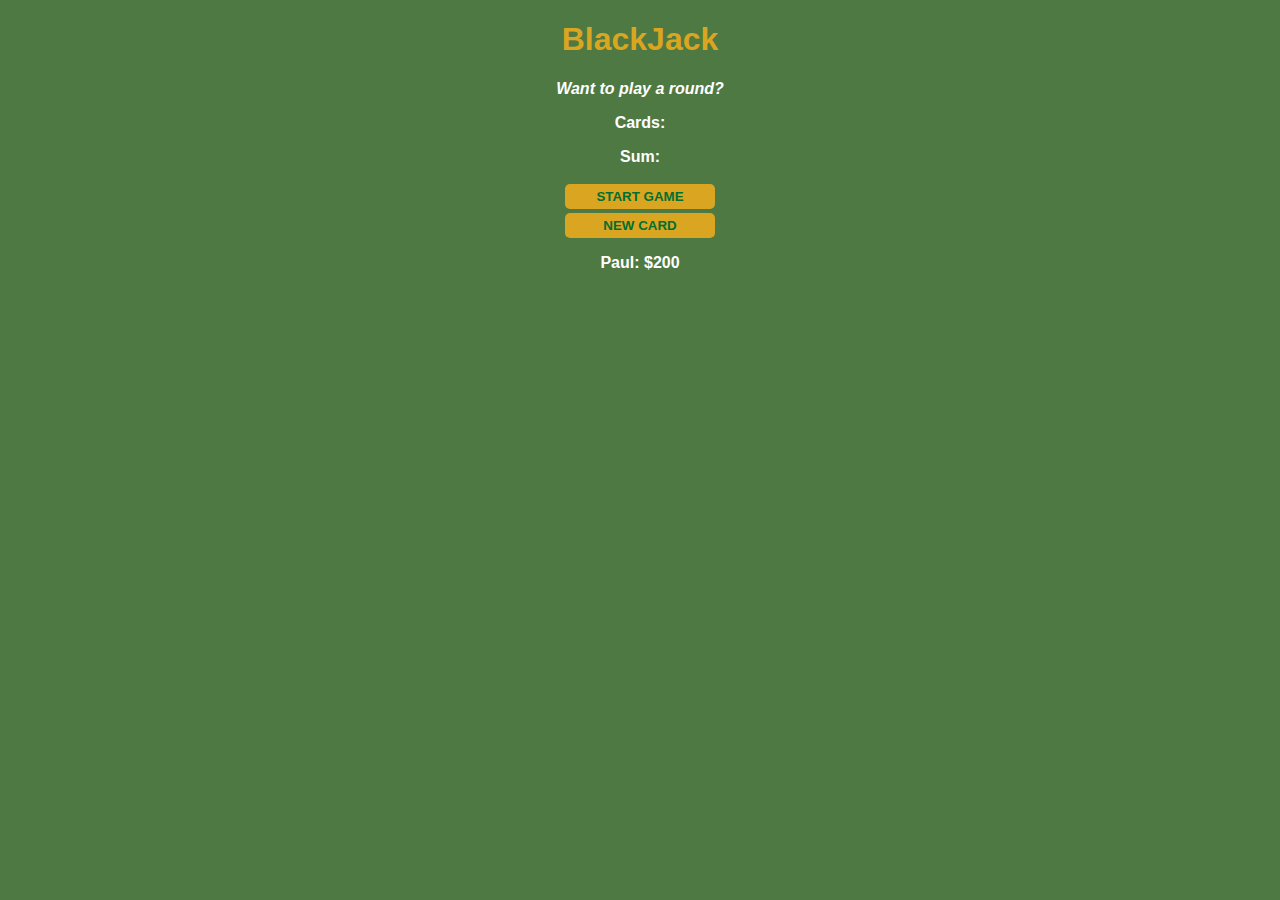
<file: blackjack.html>
<!doctype html>
<html>
    <head>
        <title></title>
        <link rel="stylesheet" href="blackjack.css">
    </head>
    <body>
        <h1 >BlackJack</h1>
        <p id="message-el">Want to play a round?</p>
        <p id="cards-el">Cards:</p>
        <p class="sum-el">Sum:</p>
        <button id="start-btn" onclick="startGame()">START GAME</button>
        <button id="newCard-btn" onclick="newCard()">NEW CARD</button>
        <p id="player-el"></p>
        <script src="blackjack.js"></script>
    </body>
</html>
</file>
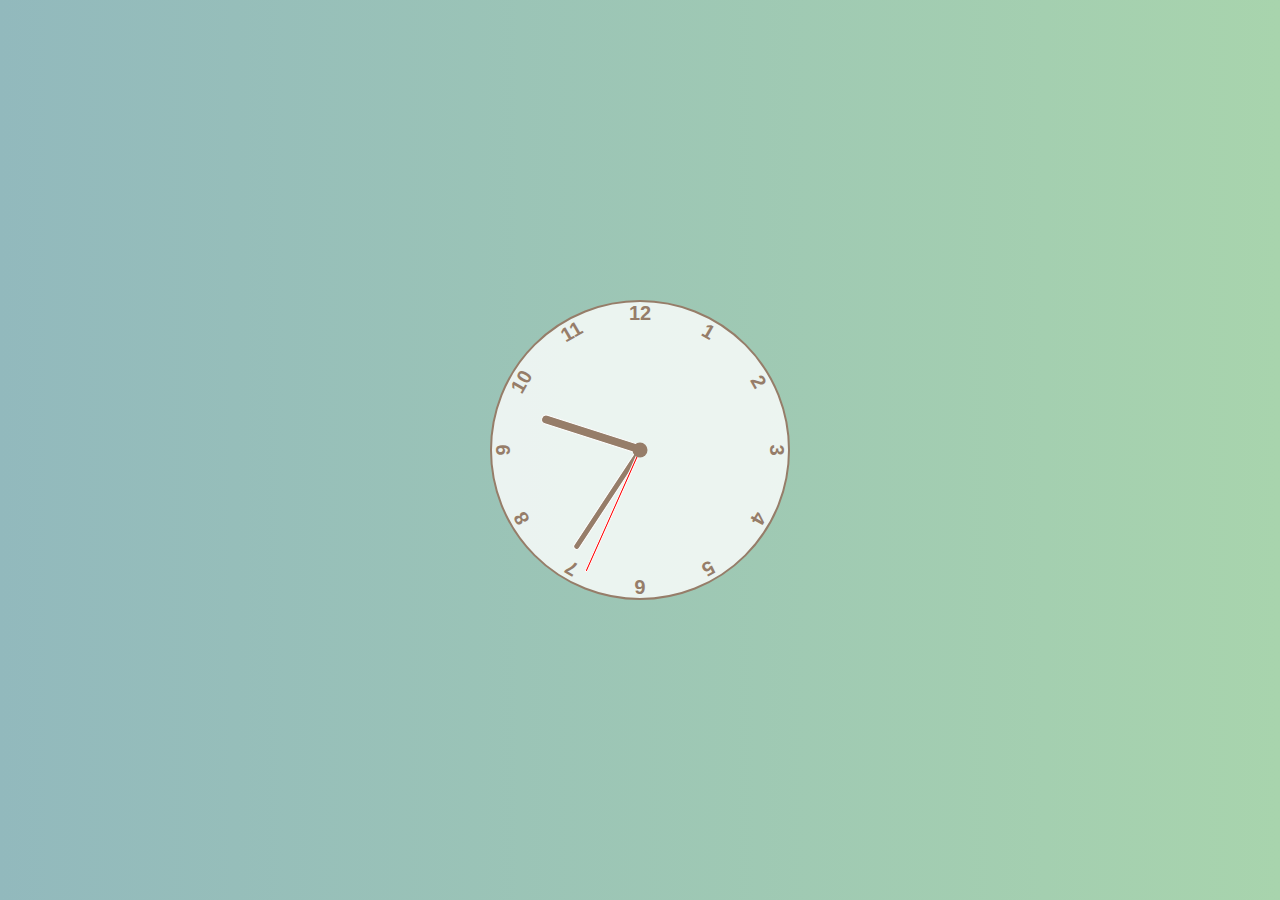
<file: ceas.html>
<!doctype html>
<html>
    <head>
        <title></title>
        <link rel="stylesheet" href="ceas.css">
    </head>
    <body>
        <div class="clock">
            <div class="hand hour" data-hour-hand></div>
            <div class="hand minute" data-minute-hand></div>
            <div class="hand second" data-second-hand></div>
            <div class="number number1">1</div>
            <div class="number number2">2</div>
            <div class="number number3">3</div>
            <div class="number number4">4</div>
            <div class="number number5">5</div>
            <div class="number number6">6</div>
            <div class="number number7">7</div>
            <div class="number number8">8</div>
            <div class="number number9">9</div>
            <div class="number number10">10</div>
            <div class="number number11">11</div>
            <div class="number number12">12</div>
        </div>
        <script src="ceas.js"></script>
    </body>
</html>
</file>
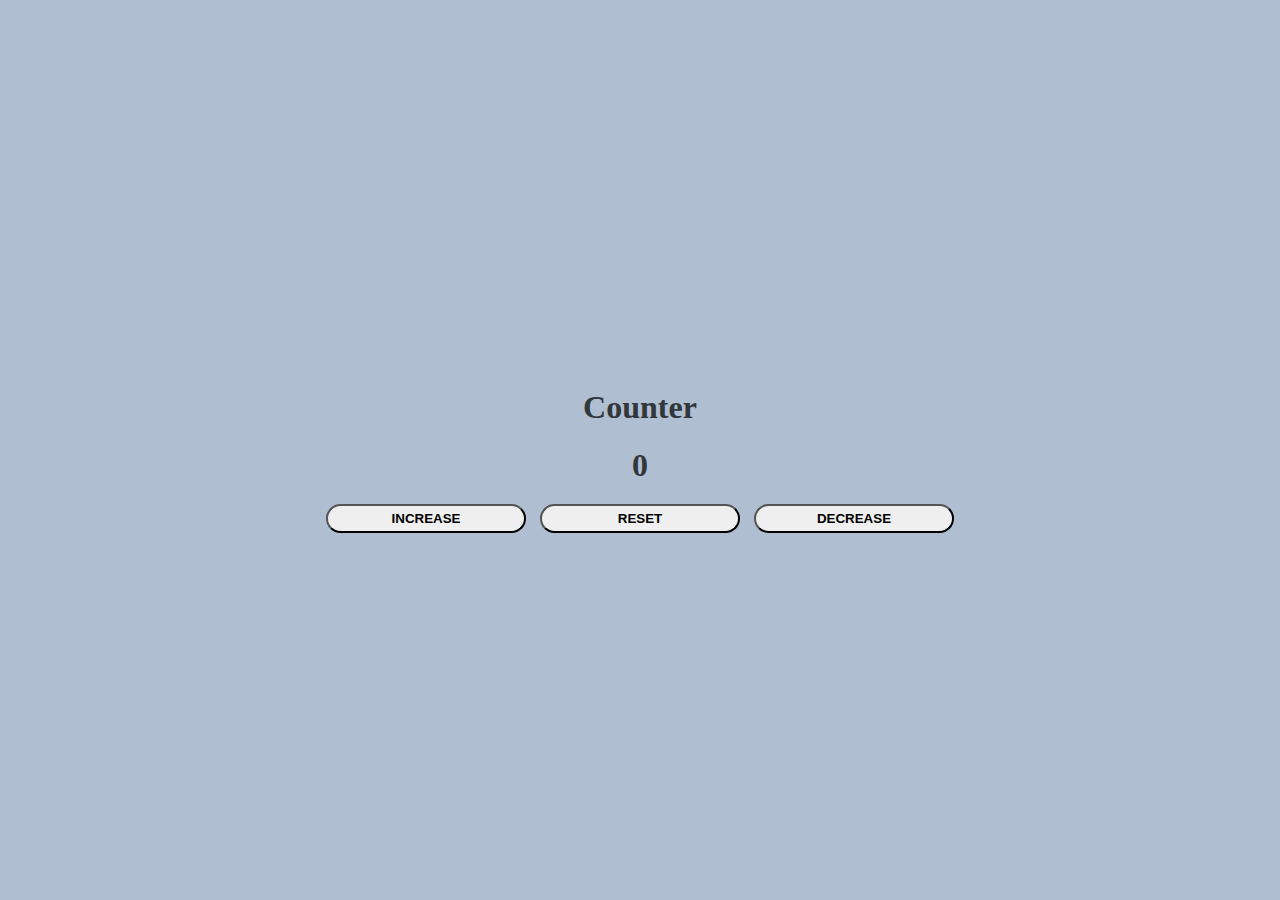
<file: counter_fain.html>
<!doctype html>
<html>
    <head>
        <title></title>
        <link rel="stylesheet" href="counter_fain.css">
    </head>
    <body>
        <main>
            <div class="container">
                <h1>Counter</h1>
                <span id="value">0</span>
                <div class="btn-container">
                    <button class="btn increase">INCREASE</button>
                    <button class="btn reset">RESET</button>
                    <button class="btn decrease">DECREASE</button>
                </div>
            </div>
        </main>
        <script src="counter_fain.js"></script>
    </body>
</html>
</file>
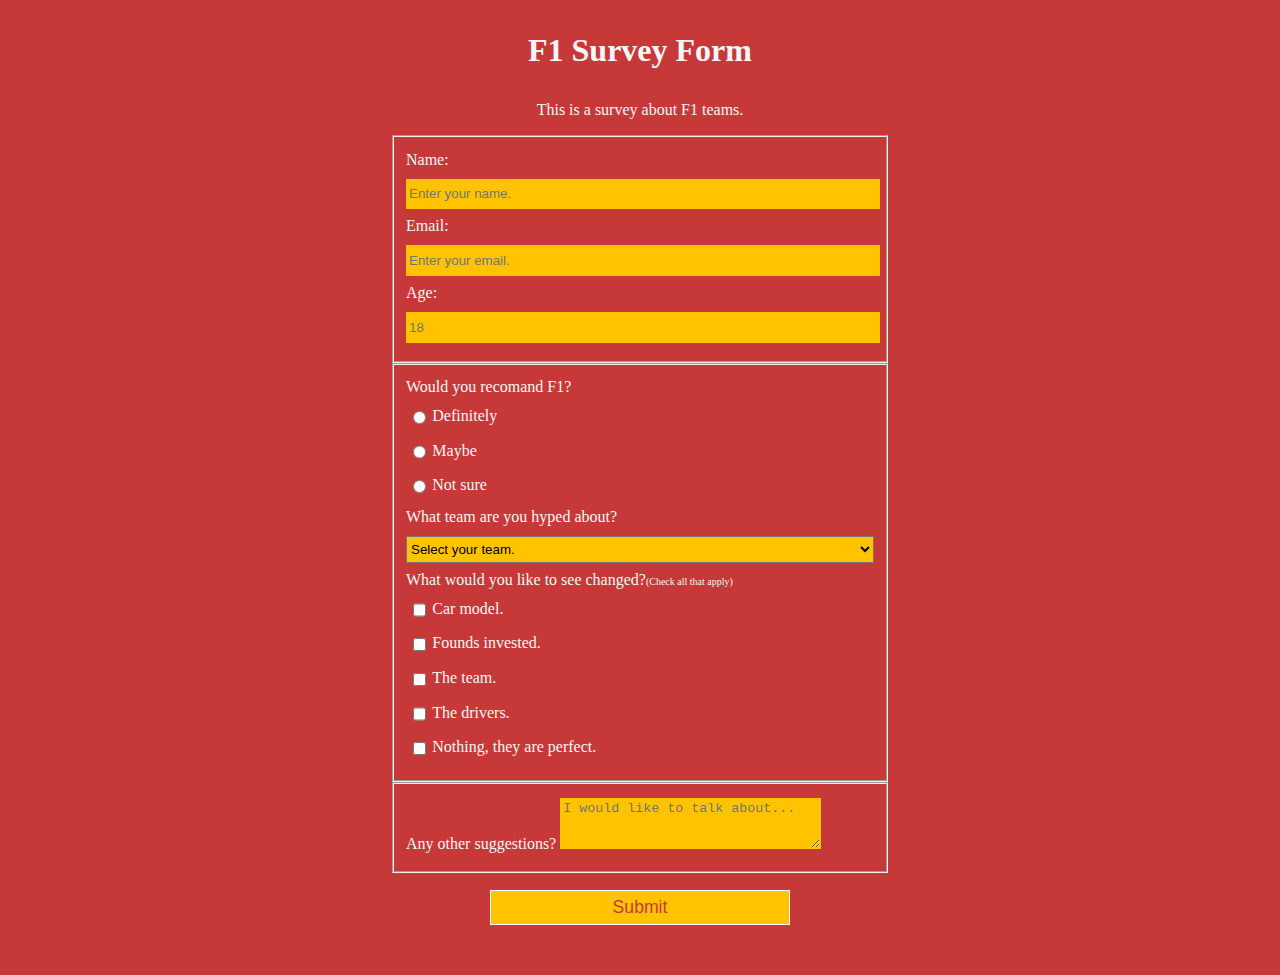
<file: form2.html>
<!DOCTYPE html>
<html lang="en">
  <head>
    <meta charset="UTF-8">
    <link rel="stylesheet" href="form2style.css">
    <title>F1 Survey Form</title>
  </head>
  <body>
    <h1 id="title">F1 Survey Form</h1>
    <p id="description">This is a survey about F1 teams.</p>
    <form id="survey-form" method="post" action='https://myforms.com'>
      <fieldset>
        <label id="name-label" for="name">Name: <input id="name" placeholder="Enter your name." type="text" required></label>
        <label id="email-label" for="email">Email: <input id="email" placeholder="Enter your email." type="email" required></label>
        <label id="number-label" for="number">Age: <input id="number" placeholder="18" type="number" min="13" max="120" required></label>
      </fieldset>
      <fieldset>
        <label>Would you recomand F1?</label>
          <label for="1"><input id="1" value="r1" type="radio" name="check" class="inline">Definitely</label>
          <label for="2"><input id="2" value="r2" type="radio" name="check" class="inline">Maybe</label>
          <label for="3"><input id="3" value="r3" type="radio" name="check" class="inline">Not sure</label>
        <label for="dropdown">
          What team are you hyped about?
          <select id="dropdown">
            <option value="">Select your team.</option>
            <option value="1">Red Bull Racing</option>
            <option value="2">Ferrari</option>
            <option value="3">Mercedes</option>
            <option value="4">Alpine</option>
            <option value="5">McLaren</option>
            <option value="6">Alfa Romeo</option>
            <option value="7">Aston Martin</option>
            <option value="8">Haas F1 Team</option>
            <option value="9">AlphaTauri</option>
            <option value="10">Williams</option>
          </select>
        </label>
        <label>What would you like to see changed?<div class="div1">(Check all that apply)</div></label>
        <label for="c1"><input id="c1" value="c1" type="checkbox" class="inline">Car model.<label>
        <label for="c2"><input id="c2" value="c2" type="checkbox" class="inline">Founds invested.<label>
        <label for="c3"><input id="c3" value="c3" type="checkbox" class="inline">The team.<label>
        <label for="c4"><input id="c4" value="c4" type="checkbox" class="inline">The drivers.<label>
        <label for="c5"><input id="c5" value="c5" type="checkbox" class="inline">Nothing, they are perfect.<label>
      </fieldset>
      <fieldset>
        <label for="suggestions">Any other suggestions?
        <textarea id="suggestions" name="suggestions" rows="3" cols="30" placeholder="I would like to talk about..."></textarea>
        </label >
      </fieldset>
      <input id="submit" type="submit" value="Submit">
    </form>
  </body>
</html>
</file>
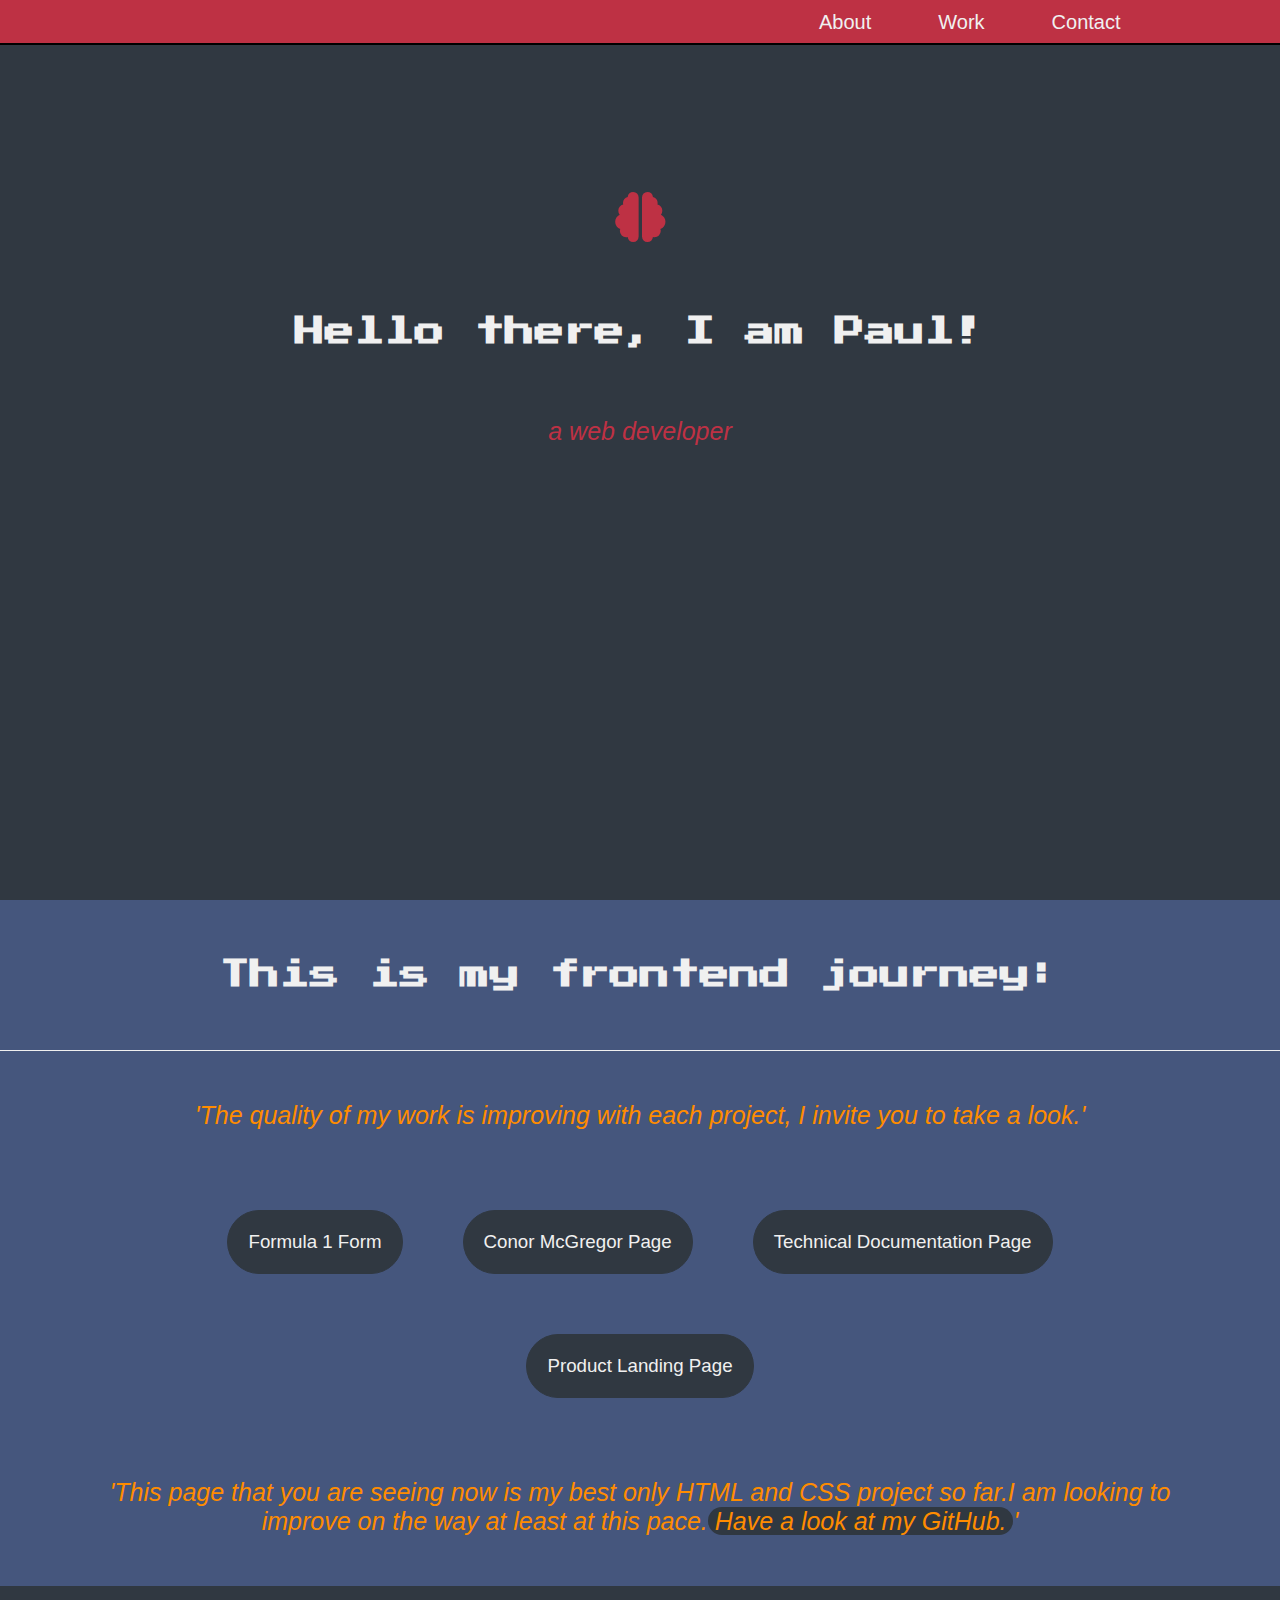
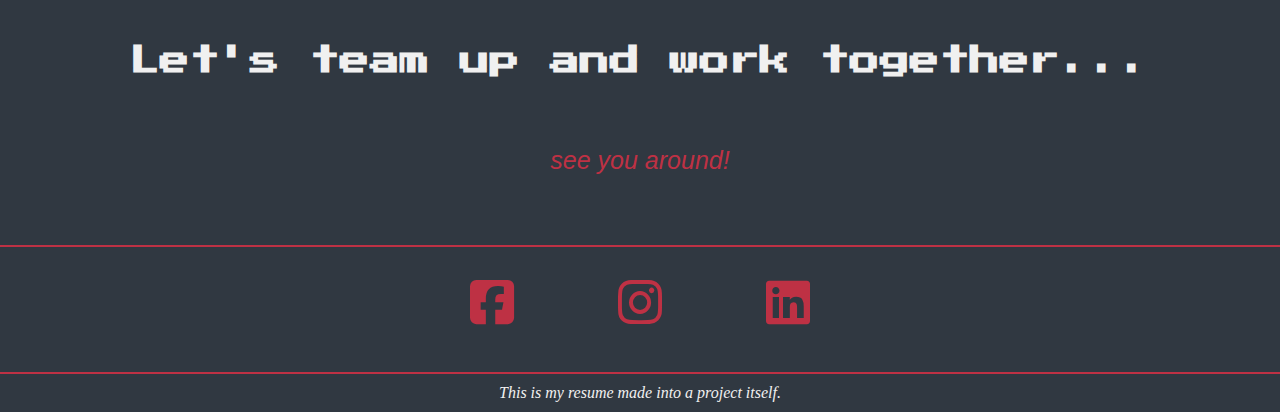
<file: Personal-Portofolio-index.html>
<!DOCTYPE html>
<html lang="en">
  <head>
    <meta charset="UTF-8">
    <meta name="viewport" content="width=device-width, initial-scale=1.0">
    <link rel="stylesheet" href="Personal-Portofolio-styles.css">
    <link rel="preconnect" href="https://fonts.googleapis.com">
<link rel="preconnect" href="https://fonts.gstatic.com" crossorigin>
<link href="https://fonts.googleapis.com/css2?family=Press+Start+2P&display=swap" rel="stylesheet">
<link rel="stylesheet" href="https://cdnjs.cloudflare.com/ajax/libs/font-awesome/6.2.1/css/all.min.css">
    <title>Personal Portofolio</title>
  </head>
  <body>
    <header class="header">
      <nav id="navbar">
        <ul class="list">
          <li class="list-item"><a href="#welcome-section">About</a></li>
          <li class="list-item"><a href="#projects">Work</a></li>
          <li class="list-item"><a href="#profile">Contact</a></li>
        </ul>
      </nav>
    </header>
    <main>
      <section id="welcome-section">
        <i class="fas fas fa-brain logo"></i>
        <h1 class="welcome-header">Hello there, I am Paul!</h1>
        <p class="welcome-paragraph">a web developer</p>
      </section>
      <section id="projects" >
        <h1 class="project-title welcome-header">This is my frontend journey:</h1>
        <p class="welcome-paragraph project-paragraph">'The quality of my work is improving with each project, I invite you to take a look.'</p>
        <div class="table project-tile">
        <div class="project">
          <h3><a target="_blank" class="git-link" href="https://batin-razvan-paul-30121.github.io/FrontEnd/form2.html">Formula 1 Form</a></h3>
        </div>
        <div class="project">
          <h3><a target="_blank" class="git-link" href="https://batin-razvan-paul-30121.github.io/FrontEnd/proiect2index.html">Conor McGregor Page</a></h3>
        </div>
        <div class="project">
          <h3><a target="_blank" class="git-link" href="https://batin-razvan-paul-30121.github.io/FrontEnd/techDoc-index.html">Technical Documentation Page</a></h3>
        </div>
        <div class="project">
          <h3><a target="_blank" class="git-link" href="https://batin-razvan-paul-30121.github.io/FrontEnd/producLanding-index.html">Product Landing Page</a></h3>
        </div>
        </div>
        <p class="welcome-paragraph project-paragraph">'This page that you are seeing now is my best only HTML and CSS project so far.I am looking to improve on the way at least at this pace.<a id="profile-link" href="https://github.com/batin-razvan-paul-30121/FrontEnd" target="_blank">
        Have a look at my GitHub.
        </a>'</p>
      </section>
      <section id="profile">
       <h1 class="welcome-header">Let's team up and work together...</h1>
       <p class="contact-paragraph welcome-paragraph">see you around!</p>
       <div class="social-media">
         <ul class="social-list">
           <li><a target="_blank" href="https://www.facebook.com/batinpaul"><i class="fab fa-facebook-square logo"></i></a></li>
           <li><a target="_blank" href="https://www.instagram.com/batin.paul/"><i class="fab fa-instagram logo"></i></a></li>
           <li><a target="_blank" href="https://www.linkedin.com/in/razvan-paul-batin-18a324252/"><i class="fab fa-linkedin logo"></i></a></li>
         </ul>
       </div>
      </section>
    </main>
    <footer>
      <p>This is my resume made into a project itself.</p>
    </footer>
  </body>
</html>
</file>
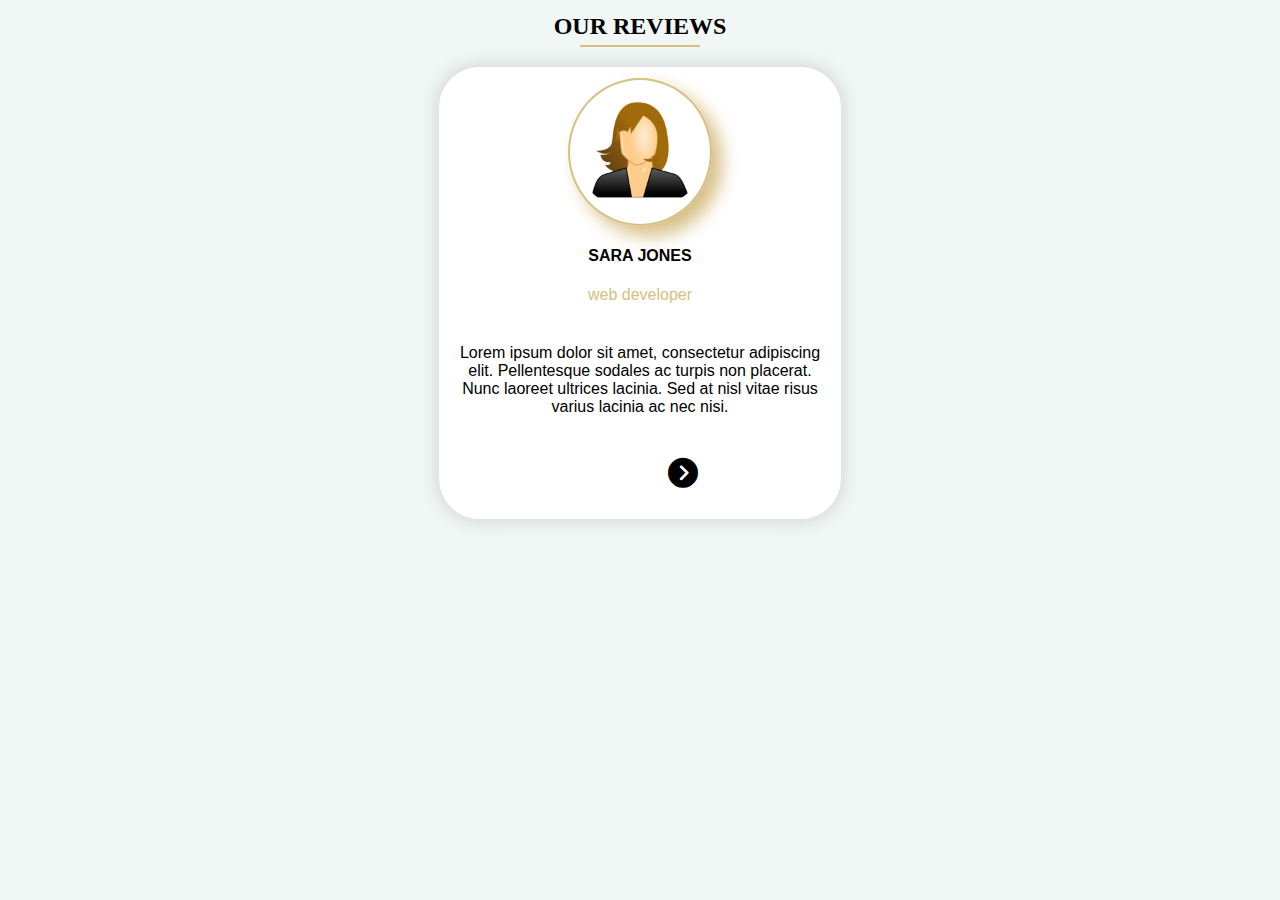
<file: review.html>
<!doctype html>
<html>
    <head>
        <title></title>
        <link rel="stylesheet" href="review.css">
        <meta charset="UTF-8">
        <meta name="viewport" content="width=device-width, initial-size=1.0">
        <link rel="stylesheet" href="https://cdnjs.cloudflare.com/ajax/libs/font-awesome/6.2.1/css/all.min.css">
    </head>
    <body>
        <main>
            <section class="container">
                <div class="title">
                    <h2>our reviews</h2>
                    <div class="underline"></div>
                </div>
                <article class="review">
                    <div class="img-container">
                        <img id="person-img" src="female.png" alt="img" />
                    </div>
                        <h4 id="author">sara jones</h4>
                        <p id="job">UX designer</p>
                        <p id="info">
                            Lorem ipsum dolor sit amet, consectetur adipiscing elit. Pellentesque sodales ac turpis non placerat. Nunc laoreet ultrices lacinia. Sed at nisl vitae risus varius lacinia ac nec nisi.
                        <div class="btn-container">
                            <button class="prev-btn">
                                <i class="fa-solid fa-circle-chevron-left"></i>
                            </button>
                            <button class="next-btn">
                                <i class="fa-solid fa-circle-chevron-right"></i>
                            </button>
                        </div>

                        </p>
                </article>
            </section>
        </main>
        <script src="review.js"></script>
    </body>
</html>
</file>
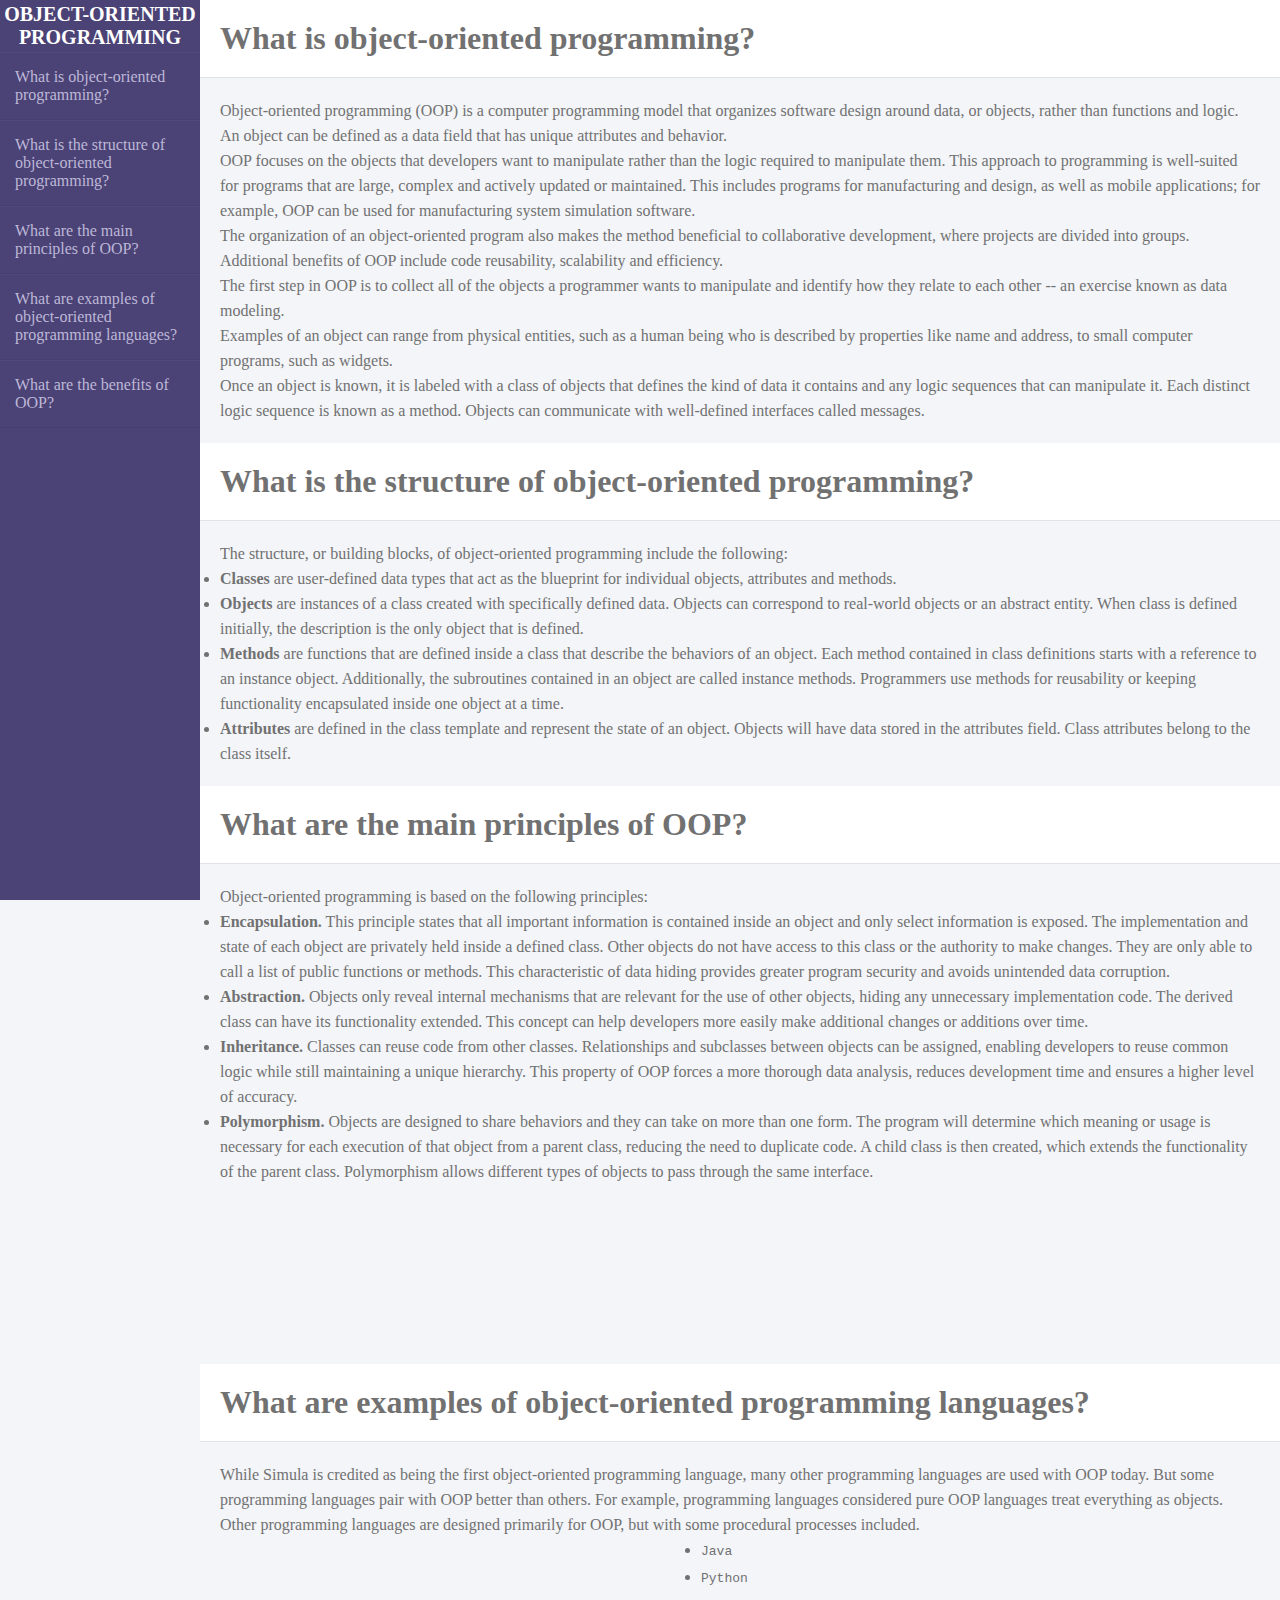
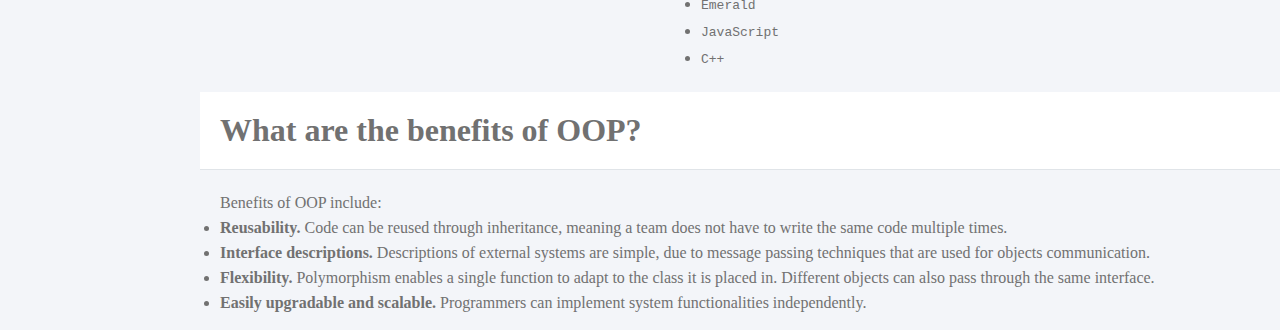
<file: techDoc-index.html>
<!DOCTYPE html>
<html lang="en">
  <head>
    <link rel="stylesheet" href="techDoc-style.css">
    <meta charset="UTF-8">
    <meta name="viewport" content="width=device width, initial scale=1.0">
    <title>Object-Oriented Programming.</title>
  </head>
  <body>
    <nav id="navbar">
      <div id="side-bar">
        <header>
        <h1>Object-Oriented Programming</h1>
        </header>
        <ul>
          <li><a class="nav-link" href="#What_is_object-oriented_programming?">What is object-oriented programming?</a></li>
          <li><a class="nav-link" href="#What_is_the_structure_of_object-oriented_programming?">What is the structure of object-oriented programming?</a></li>
          <li><a class="nav-link" href="#What_are_the_main_principles_of_OOP?">What are the main principles of OOP?</a></li>
          <li><a class="nav-link" href="#What_are_examples_of_object-oriented_programming_languages?">What are examples of object-oriented programming languages?</a></li>
          <li><a class="nav-link" href="#What_are_the_benefits_of_OOP?">What are the benefits of OOP?</a></li>
        </ul>
      </div>
    </nav>
    <main id="main-doc">
      <section id="What_is_object-oriented_programming?" class="main-section">
        <header>
        <h1>What is object-oriented programming?</h1>
        </header>
        <div class="info">
          <p>Object-oriented programming (OOP) is a computer programming model that organizes software design around data, or objects, rather than functions and logic. An object can be defined as a data field that has unique attributes and behavior.</p>
          <p>OOP focuses on the objects that developers want to manipulate rather than the logic required to manipulate them. This approach to programming is well-suited for programs that are large, complex and actively updated or maintained. This includes programs for manufacturing and design, as well as mobile applications; for example, OOP can be used for manufacturing system simulation software.
          </p>
          <p>The organization of an object-oriented program also makes the method beneficial to collaborative development, where projects are divided into groups. Additional benefits of OOP include code reusability, scalability and efficiency.</p>
          <p>The first step in OOP is to collect all of the objects a programmer wants to manipulate and identify how they relate to each other -- an exercise known as data modeling.</p>
          <p>Examples of an object can range from physical entities, such as a human being who is described by properties like name and address, to small computer programs, such as widgets.</p>
          <p>Once an object is known, it is labeled with a class of objects that defines the kind of data it contains and any logic sequences that can manipulate it. Each distinct logic sequence is known as a method. Objects can communicate with well-defined interfaces called messages.</p>
        </div>
      </section>
      <section id="What_is_the_structure_of_object-oriented_programming?" class="main-section">
        <header>
        <h1>What is the structure of object-oriented programming?</h1>
        </header>
        <div class="info">
          <p>The structure, or building blocks, of object-oriented programming include the following:</p>
          <ul>
            <li><p><span class="bold">Classes</span> are user-defined data types that act as the blueprint for individual objects, attributes and methods.</p></li>
            <li><p><span class="bold">Objects</span> are instances of a class created with specifically defined data. Objects can correspond to real-world objects or an abstract entity. When class is defined initially, the description is the only object that is defined.</p></li>
            <li><p><span class="bold">Methods</span> are functions that are defined inside a class that describe the behaviors of an object. Each method contained in class definitions starts with a reference to an instance object. Additionally, the subroutines contained in an object are called instance methods. Programmers use methods for reusability or keeping functionality encapsulated inside one object at a time.</p></li>
            <li><p><span class="bold">Attributes</span> are defined in the class template and represent the state of an object. Objects will have data stored in the attributes field. Class attributes belong to the class itself.</p></li>
          </ul>
        </div>
      </section>
      <section id="What_are_the_main_principles_of_OOP?" class="main-section">
        <header>
        <h1>What are the main principles of OOP?</h1>
        </header>
        <div class="info">
          <p>Object-oriented programming is based on the following principles:</p>
          <ul>
            <li><p><span class="bold">Encapsulation.</span> This principle states that all important information is contained inside an object and only select information is exposed. The implementation and state of each object are privately held inside a defined class. Other objects do not have access to this class or the authority to make changes. They are only able to call a list of public functions or methods. This characteristic of data hiding provides greater program security and avoids unintended data corruption.</p></li>
            <li><p><span class="bold">Abstraction.</span> Objects only reveal internal mechanisms that are relevant for the use of other objects, hiding any unnecessary implementation code. The derived class can have its functionality extended. This concept can help developers more easily make additional changes or additions over time.</p></li>
            <li><p><span class="bold">Inheritance.</span> Classes can reuse code from other classes. Relationships and subclasses between objects can be assigned, enabling developers to reuse common logic while still maintaining a unique hierarchy. This property of OOP forces a more thorough data analysis, reduces development time and ensures a higher level of accuracy.</p></li>
            <li><p><span class="bold">Polymorphism.</span> Objects are designed to share behaviors and they can take on more than one form. The program will determine which meaning or usage is necessary for each execution of that object from a parent class, reducing the need to duplicate code. A child class is then created, which extends the functionality of the parent class. Polymorphism allows different types of objects to pass through the same interface.</p></li>
          </ul>
         <iframe width="560" height="315" src="https://www.youtube.com/embed/SiBw7os-_zI" title="YouTube video player" frameborder="0" allow="accelerometer; autoplay; clipboard-write; encrypted-media; gyroscope; picture-in-picture" allowfullscreen></iframe>
        </div>
      </section>
      <section id="What_are_examples_of_object-oriented_programming_languages?" class="main-section">
        <header>
        <h1>What are examples of object-oriented programming languages?</h1>
        </header>
        <div class="info">
          <p>While Simula is credited as being the first object-oriented programming language, many other programming languages are used with OOP today. But some programming languages pair with OOP better than others. For example, programming languages considered pure OOP languages treat everything as objects. Other programming languages are designed primarily for OOP, but with some procedural processes included.</p>
          <ul class="center">
            <li><code>Java</code></li>
            <li><code>Python</code></li>
            <li><code>Emerald</code></li>
            <li><code>JavaScript</code></li>
            <li><code>C++</code></li>
          </ul>
        </div>
      </section>
      <section id="What_are_the_benefits_of_OOP?" class="main-section">
        <header>
        <h1>What are the benefits of OOP?</h1>
        </header>
        <div class="info">
          <p>Benefits of OOP include:</p>
          <ul>
            <li><span class="bold">Reusability.</span> Code can be reused through inheritance, meaning a team does not have to write the same code multiple times.</li>
            <li><span class="bold">Interface descriptions.</span> Descriptions of external systems are simple, due to message passing techniques that are used for objects communication.</li>
            <li><span class="bold">Flexibility.</span> Polymorphism enables a single function to adapt to the class it is placed in. Different objects can also pass through the same interface.</li>
            <li><span class="bold">Easily upgradable and scalable.</span> Programmers can implement system functionalities independently.</li>
          </ul>
        </div>
      </section>
    </main>
  </body>
</html>
</file>
<file: blackjack.css>
h1{
    color: goldenrod;
}
body{
    font-family: 'Trebuchet MS', 'Lucida Sans Unicode', 'Lucida Grande', 'Lucida Sans', Arial, sans-serif;
    text-align: center;
    background-color: #4F7942;
    color: white;
    font-weight: bold;
}
#message-el{
    font-style: italic;
}
button{
    width: 150px;
    background-color: goldenrod;
    border: none;
    border-radius: 5px;
    margin-bottom: 2px;
    margin-top: 2px;
    padding: 5px 0;
    color: #016f32;
    font-weight: bold;
}
#newCard-btn{
    display: block;
    margin: 2px auto;
}
</file>
<file: ceas.css>
*,*::before,*::after {
    margin: 0;
    padding: 0;
    font-family: 'Franklin Gothic Medium', 'Arial Narrow', Arial, sans-serif;
    box-sizing: border-box;
}

body{
    background: linear-gradient(to right,#92B9BD,#A8D4AD);
    display: flex;
    justify-content: center;
    align-items: center;
    min-height: 100vh;
    overflow: hidden;
}

.clock{
    width: 300px;
    height: 300px;
    background-color: rgb(255,255,255,0.8);
    border: 2px solid #967D69;
    border-radius: 50%;
    position: relative;
}
.clock .number{
    --rotation: 0;
    position: absolute;
    width: 100%;
    height: 100%;
    text-align: center;
    transform: rotate(var(--rotation));
    color: #967D69;
    font-weight: bold;
    font-size: 20px;
}
.clock .number1{
    --rotation: 30deg;
}
.clock .number2{
    --rotation: 60deg;
}
.clock .number3{
    --rotation: 90deg;
}
.clock .number4{
    --rotation: 120deg;
}
.clock .number5{
    --rotation: 150deg;
}
.clock .number6{
    --rotation: 180deg;
}
.clock .number7{
    --rotation: 210deg;
}
.clock .number8{
    --rotation: 240deg;
}
.clock .number9{
    --rotation: 270deg;
}
.clock .number10{
    --rotation: 300deg;
}
.clock .number11{
    --rotation: 330deg;
}

.clock .hand{
    --rotation: 0;
    position: absolute;
    bottom: 50%;
    left: 50%;
    transform-origin: bottom;
    transform: translateX(-50%) rotate(calc(var(--rotation)*1deg));
    border: 1px solid white;
    border-top-left-radius: 10px;
    border-top-right-radius: 10px;
    z-index: 10;
}
.clock .hand.second{
    width: 3px;
    height: 45%;
    background-color: red;
}

.clock .hand.minute{
    width: 7px;
    height: 40%;
    background-color: #967D69;
}
.clock .hand.hour{
    width: 10px;
    height: 35%;
    background-color: #967D69;
}
.clock::after{
    content: "";
    position: absolute;
    z-index: 11;
    width: 15px;
    height: 15px;
    top: 50%;
    left: 50%;
    transform: translate(-50%, -50%);
    background-color: #967D69;
    border-radius: 50%;
}
</file>
<file: counter_fain.css>
html, body {
    margin: 0;
    padding: 0;
    box-sizing: border-box
}
body{
    display: flex;
    align-items: center;
    justify-content: center;
    height: 100vh;
    background-color: #AFBED1;
    text-align: center;
    color: #32373B;
    font-family: Cambria, Cochin, Georgia, Times, Times New Roman, serif;
    font-weight: bold;
}
span{
    font-size: 2rem;
}
.btn-container{
    margin-top: 20px;
}
.btn{
    border-radius: 20px;
    padding: 5px;
    width: 200px;
    margin: 0px 5px;
    font-weight: bold;
}
</file>
<file: form2style.css>
h1, p {
  margin: 1em auto;
  text-align: center;
}
body {
  width: 100%;
  height: 100vh;
  margin: 0;
  background-color: #c73838;
  color: #f5f6f7;
  font-family: Verdana;
  font-size: 16px;
}
label{
  display: block;
  margin: 0.5rem 0;
}
form {
  width: 60vw;
  max-width: 500px;
  min-width: 300px;
  margin: 0 auto;
  padding-bottom: 2em;
}
select,input {
  margin: 10px 0 0 0;
  width: 100%;
  min-height: 2em;
}
.inline {
  width: unset;
  margin: 0 0.5em 0;
  vertical-align: middle;
}
.div1{
  font-size: 10px;
  display: inline;
}
input[type="submit"] {
  display: block;
  width: 60%;
  margin: 1em auto;
  height: 2em;
  font-size: 1.1rem;
  background-color: #ffc300;
  border-color: white;
  min-width: 300px;
  color: #c73838;
}
input, textarea { background-color:#ffc300;
  border: 1px solid #ffc300;
  color: #ffffff;
}
select{
  background-color:#ffc300;
}
</file>
<file: Personal-Portofolio-styles.css>
*{
  margin: 0 ;
  padding:0;
  box-sizing:border-box;
}
:root{
  --gray-color: #303841;
  --red-color: #be3144;
  --blue-color: #45567d;
  --white-color: #f0f0f0;
  --orange-color: #FF8C00;
}
.header{
  display: flex;
  justify-content: flex-end;
  position: fixed;
  top:0;
  width: 100%;
  align-items: center;
  padding: 10px 10%;
  background-color: var(  --red-color);
  border-bottom: 2px solid black;
}
#navbar .list{
  list-style: none;
}
#navbar .list .list-item{
  display: inline-block;
  padding: 0px 32px;
  font-size: 32px;
  font-family: Helvetica,sans-serif;
}
#navbar .list .list-item a{
  text-decoration: none;
  color: var(--white-color);
  padding: 11.5px;
}
#navbar .list .list-item a:hover{
  background-color: var(--blue-color);
}
@media only screen and (max-width: 600px){
  #navbar .list .list-item{
    font-size: 15px;
    padding: 0px 10px;

  }
  .welcome-header{
    font-size: 20px;
  }
  .welcome-paragraph{
    font-size: 20px;
  }
  .logo{
    font-size: 30px;
  }
}
@media only screen and (min-width: 600px) {
  #navbar .list .list-item{
    font-size: 20px;
    padding: 0px 20px;

  }
  .welcome-header{
    font-size: 30px;
  }
  .welcome-paragraph{
    font-size: 25px;
  }
  .logo{
    font-size: 50px;
  }

}
@media (prefers-reduced-motion: no-preference) {
  * {
    scroll-behavior: smooth;
  }
}
.welcome-header{
  color: var(--white-color); font-family: 'Press Start 2P', cursive;
  padding: 20px;
  padding-top: 60px;
  padding-bottom: 60px;
}
#welcome-section{
  background-color: var(--gray-color);
  width: 100vw;
  height: 100vh;
  padding: 15% 0;
  text-align:center;
}
.welcome-paragraph{
  font-family: Helvetica, sans-serif;
  font-style: italic;
  color: var(--red-color);
  margin-top: 10px;
}
.logo{
  color:var(--red-color);
  margin-bottom: 15px;
}
#projects{
  background-color: var(--blue-color);
  text-align: center;
}
h3{
  color: var(--white-color);
  font-family: Helvetica, sans-serif;
  font-weight: normal;
}
.project-title{
  border-bottom: 1px solid
}
#projects .project{
  border: 1px solid var(--gray-color);
  margin:30px;
  padding: 20px;
  border-radius: 50px;
  background-color: var(--gray-color);
}
.table{
  display: flex;
  margin: 0px 120px;
  flex-wrap: wrap;
  overflow-wrap: break-word;
  justify-content: center;
}
#projects .project a{
  text-decoration: none;
  color: var(--white-color);
}
#projects .project a:hover::before{
  content: "< ";
  color: var(--orange-color);
}
#projects .project a:hover::after{
  content: " />";
  color: var(--orange-color);
}
.project-paragraph{
  display: inline-block;
  color: var(--orange-color);
  margin: 50px 70px;
}
#profile-link{
  text-decoration: none;
  color: var(--orange-color);
  background-color: var(--gray-color);
  border-radius: 50px;
}
#profile-link:hover{
  color: var(--gray-color);
  background-color: var(--orange-color);
}
#profile{
  background-color: var(--gray-color);
  text-align: center;
}
.social-media{
  display: flex;
  align-items: center;
  justify-content: center;
  border-top: 2px solid var(--red-color);
}
.social-list{
  list-style: none;
}
.social-list li{
  display: inline-block;
  margin: 30px 50px;

}
.social-list li a:hover i{
  color:var(--white-color);
}
.contact-paragraph{
  margin-bottom: 70px;
}
footer{
  background-color: var(--gray-color);
  border-top: 2px solid var(--red-color);
}
footer p{
  text-align: center;
  font-style: italic;
  color: var(--white-color);
  padding: 10px;
}
</file>
<file: review.css>
html, body {
    margin: 0;
    padding: 0;
    box-sizing: border-box;
}

body{
    display: flex;
    justify-content: center;
    align-items: center;
    text-align: center;
    height: 40vw;
    background-color: #F0F7F4;
    font-family: Verdana, Geneva, Tahoma, sans-serif;
}
.review{
    width: 400px;
    height: 450px;
    border-radius: 40px;
    border: 1px solid white;
    background-color: white;
    box-shadow: 0 0 20px #ccc;
    margin: auto;
}
.img-container{
    width: 100px;
    height: auto;
    margin: 10px auto 0px;
    padding: 20px;
    border: 2px solid #D7BE82;
    border-radius: 50%;
    box-shadow: 10px 10px 18px #D7BE82;

}
#person-img{
    width: 100%;
    height: 100%;

}
#info{
    padding: 10px;
    text-align: center;
    margin: 30px auto;
}
#author{
    text-transform: uppercase;
}
#job{
    color: #D7BE82;

}
.title .underline{
    width: 30%;
    height: 2px;
    background-color: #D7BE82;
    margin: 20px auto;
    margin-top: -15px;
}
.title h2{
    text-transform: uppercase;
    font-family: 'Times New Roman', Times, serif;
}
button{
    font-size: 30px;
    background-color: transparent;
    border: transparent;
    margin: 0 20px
}
button:hover{
    cursor: pointer;
}
</file>
<file: techDoc-style.css>
*{
  margin:0;
  padding:0;
  text-decoration: none;
  box-sizing: border-box;
}
body{
  background: #f3f5f9;
}
#navbar{
  display: flex;
  position: relative;
}
#navbar #side-bar{
  position: fixed;
  width: 200px;
  height: 100%;
  background: #4b4276;
  overflow-y: auto;
}
#navbar #side-bar h1{
  color: #fff;
  text-transform: uppercase;
  text-align: center;
  padding: 3px;
  font-size: 20px;
}
#navbar #side-bar ul li{
  padding: 15px;
  border-bottom: 1px solid rgba(0,0,0,0.05);
  border-top: 1px solid rgba(225,225,225,0.05);
}
#navbar #side-bar ul li a{
  color: #bdb8d7;
  display: block;
}
#navbar #side-bar ul li:hover{
  background: #594f8d;
}
#navbar #side-bar ul li:hover a{
  color: #fff
}
#main-doc{
  width: 100%;
  padding-left: 200px;
}
#main-doc .main-section h1{
  padding: 20px;
  background: #fff;
  color: #717171;
  border-bottom: 1px solid #e0e4e8;
}
#main-doc .main-section .info{
  margin: 20px;
  color: #717171;
  line-height: 25px;
}
.bold{
  font-weight: 800;
}
iframe{
  display: block;
  margin: 10px auto;
  width:100%;
  height: 100%;
}
.center{
  display: table;
  margin: 0 auto;
}
@media (prefers-reduced-motion: no-preference) {
  * {
    scroll-behavior: smooth;
  }
}
</file>
